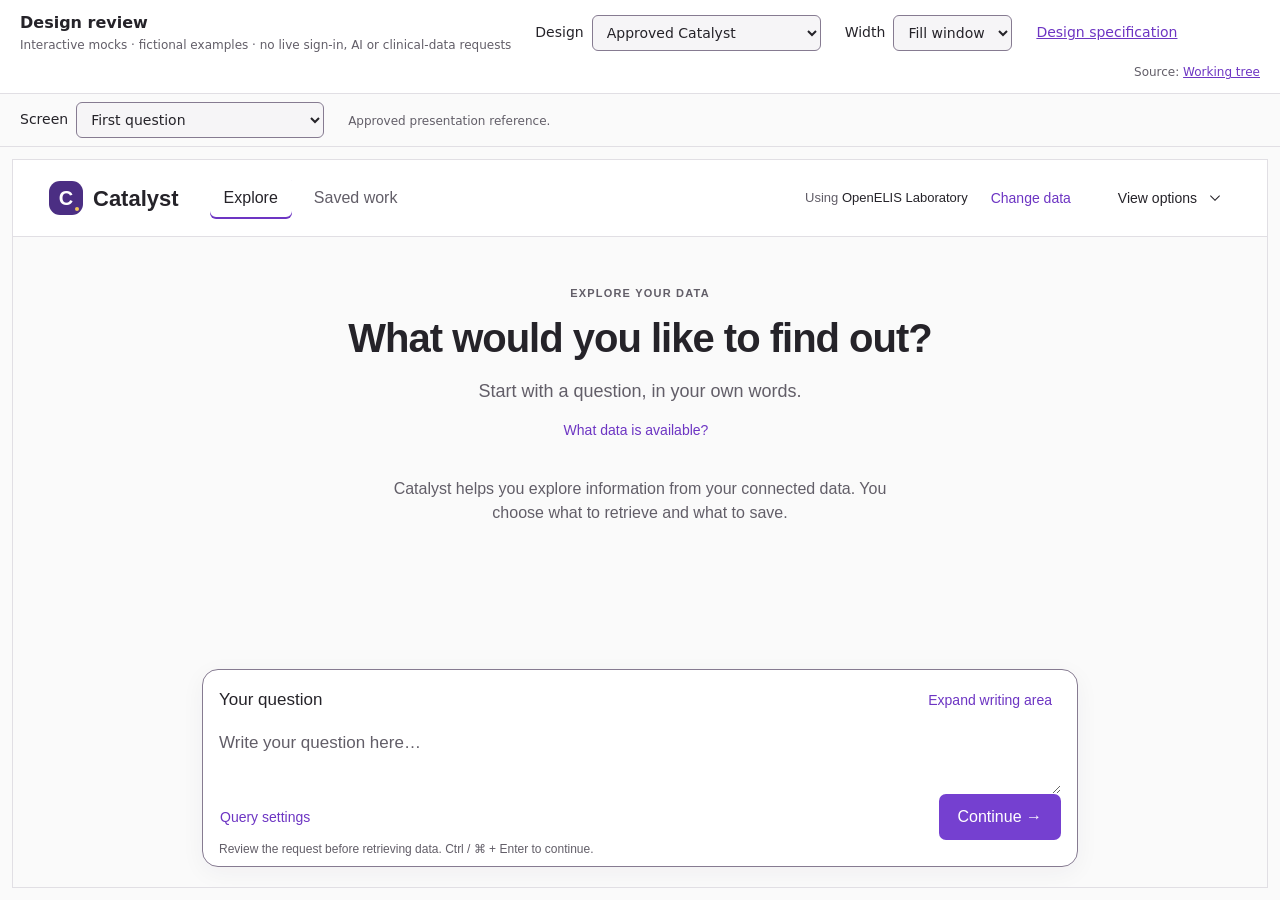
<file: docs/specs/openelis-reporting-integration/index.html>
<!doctype html>
<html lang="en">
<head>
  <meta charset="utf-8"><meta name="viewport" content="width=device-width, initial-scale=1">
  <title>Catalyst and OpenELIS · design review</title>
  <script src="../staff-workbench-ux/appearance.js"></script>
  <link rel="stylesheet" href="../staff-workbench-ux/appearance.css">
  <style>
    * { box-sizing: border-box; }
    body { margin: 0; height: 100dvh; display: flex; flex-direction: column; background: var(--background); color: var(--text); font: 14px/1.4 system-ui, sans-serif; }
    header { padding: 12px 20px; background: var(--layer); border-bottom: 1px solid var(--border); display: flex; flex-wrap: wrap; align-items: center; gap: 10px 24px; }
    h1 { font-size: 16px; margin: 0; } p { margin: 3px 0 0; font-size: 12px; color: var(--muted); }
    label { display: flex; gap: 8px; align-items: center; }
    select, button, a { font: inherit; min-height: 36px; }
    select, button { background: var(--field); color: var(--text); border: 1px solid var(--control-border); border-radius: 6px; padding: 7px 10px; }
    a { color: var(--action-text); padding: 8px 0; }
    nav { display: flex; flex-wrap: wrap; gap: 8px; }
    button { cursor: pointer; }
    button[aria-current] { box-shadow: inset 0 -2px var(--accent); font-weight: 600; background: var(--layer); }
    select:focus-visible, button:focus-visible, a:focus-visible { outline: 2px solid var(--focus); outline-offset: 3px; }
    .subhead { padding: 8px 20px; display: flex; align-items: center; flex-wrap: wrap; gap: 12px 24px; border-bottom: 1px solid var(--border); }
    main { flex: 1; min-height: 0; padding: 12px; overflow: auto; }
    iframe { display: block; width: 100%; height: 100%; min-height: 560px; margin: auto; border: 1px solid var(--border); background: var(--layer); }
    [hidden] { display: none !important; }
    .revision { margin-left: auto; font-size: 12px; color: var(--muted); }
    @media(max-width: 640px) { header, .subhead { padding: 10px 12px; gap: 8px 12px; } main { padding: 0; } select { max-width: 200px; } .revision { margin-left: 0; } h1 { font-size: 15px; } }
  </style>
</head>
<body>
  <header>
    <div><h1>Design review</h1><p>Interactive mocks · fictional examples · no live sign-in, AI or clinical-data requests</p></div>
    <label>Design <select id="design"><option value="approved">Approved Catalyst</option><option value="integration">OpenELIS integration draft</option></select></label>
    <label>Width <select id="width"><option value="100%">Fill window</option><option value="1280px">1280 px</option><option value="640px">640 px</option><option value="390px">390 px</option><option value="320px">320 px</option></select></label>
    <a id="spec-link" href="../staff-workbench-ux/spec.md">Design specification</a>
    <span class="revision">Source: <a id="source-revision" href="spec.md">Working tree</a></span>
  </header>
  <div class="subhead">
    <label id="approved-controls">Screen <select id="screen">
      <option value="empty">First question</option><option value="results">Results</option><option value="ready">Query ready</option><option value="limited">Limited results</option>
      <option value="error">Database error</option><option value="clarify">Clarification</option><option value="unsupported">Unable to answer</option><option value="datasets">Saved queries and SQL reuse</option>
      <option value="widgets">Charts and tables</option><option value="dashboards">Dashboards</option><option value="imported">Dashboard imported</option><option value="import-failed">Dashboard import failed</option>
    </select></label>
    <nav id="integration-controls" aria-label="Review surfaces" hidden>
      <button data-view="catalyst" aria-current="page">Catalyst pathways</button><button id="try-csv">Try CSV import</button><button data-view="parity">Record comparison</button><a href="https://digi-uw.github.io/openelis-work/#/reports/custom-data-export" target="_blank" rel="noopener">OpenELIS reporting mock ↗</a>
    </nav>
    <p id="context-note">Approved presentation reference.</p>
  </div>
  <main>
    <iframe id="approved" title="Approved Catalyst mock" src="../staff-workbench-ux/mock.html?state=empty"></iframe>
    <iframe id="catalyst" title="Catalyst integration draft" src="app.html?app=catalyst" hidden></iframe>
    <iframe id="parity" title="Parity review examples" src="app.html?app=parity" hidden></iframe>
  </main>
  <script src="review.js" data-approved-spec="../staff-workbench-ux/spec.md" data-integration-spec="spec.md"></script>
</body>
</html>
</file>
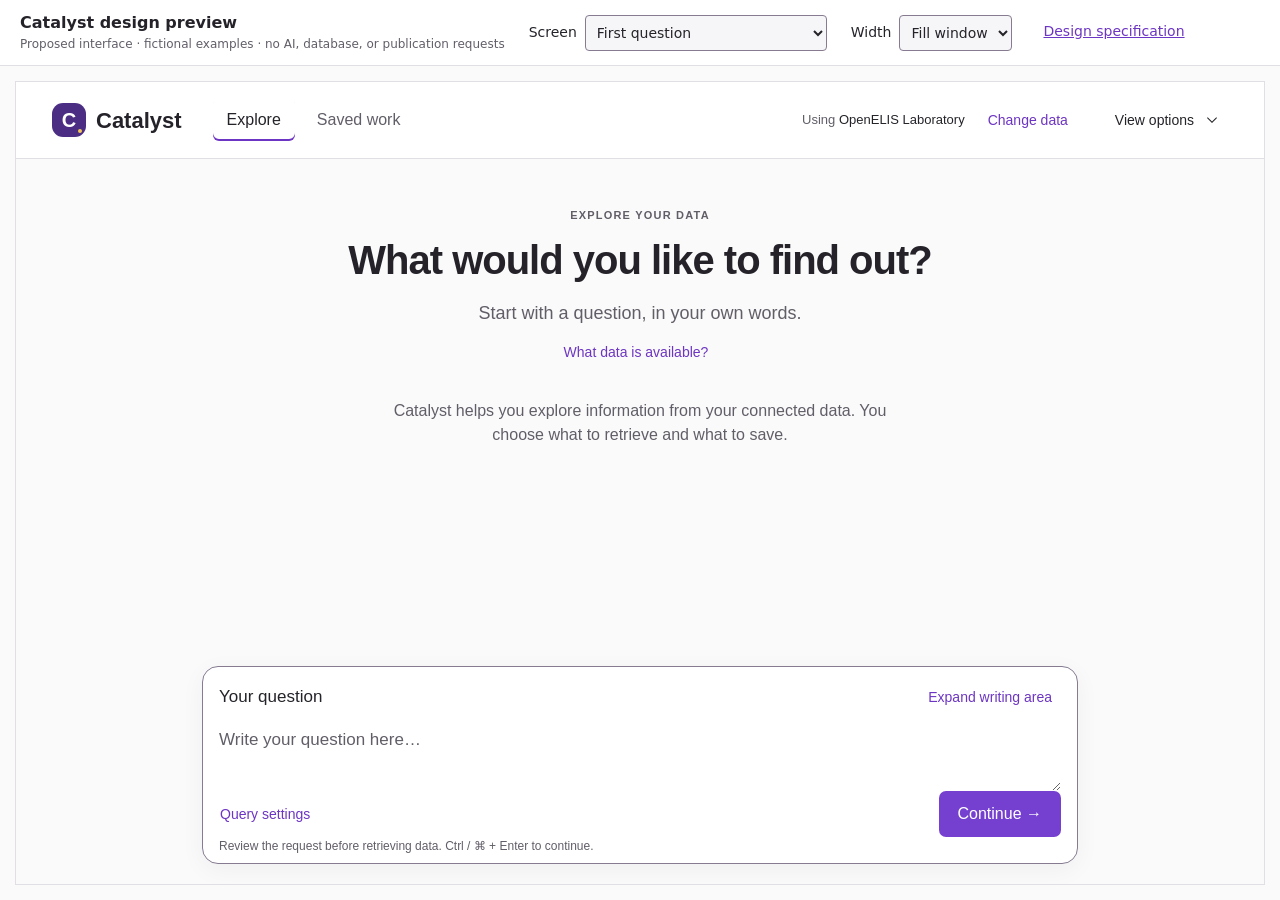
<file: docs/specs/staff-workbench-ux/index.html>
<!doctype html>
<html lang="en">
<head>
  <meta charset="utf-8">
  <meta name="viewport" content="width=device-width, initial-scale=1">
  <script src="appearance.js?v=3"></script>
  <link rel="stylesheet" href="appearance.css?v=4">
  <title>Catalyst · UX design preview</title>
  <style>
    * { box-sizing: border-box; }
    body { margin: 0; height: 100dvh; display: grid; grid-template-rows: auto minmax(0, 1fr); background: var(--background); color: var(--text); font: 14px/1.4 system-ui, sans-serif; }
    header { padding: 12px 20px; display: flex; flex-wrap: wrap; align-items: center; gap: 12px 24px; background: var(--layer); border-bottom: 1px solid var(--border); }
    h1 { font-size: 16px; margin: 0; }
    p { margin: 2px 0 0; color: var(--muted); font-size: 12px; }
    label { display: flex; align-items: center; gap: 8px; }
    select, a { min-height: 36px; padding: 7px; font: inherit; }
    a { color: var(--action-text); }
    select { background: var(--field); color: var(--text); border: 1px solid var(--control-border); border-radius: 4px; }
    select:focus-visible, a:focus-visible { outline: 2px solid var(--focus); outline-offset: 2px; }
    main { padding: 16px; overflow: auto; }
    iframe { display: block; margin: auto; width: 100%; height: 100%; min-height: 540px; border: 0; outline: 1px solid var(--border); background: var(--layer); }
  </style>
</head>
<body>
  <header>
    <div><h1>Catalyst design preview</h1><p>Proposed interface · fictional examples · no AI, database, or publication requests</p></div>
    <label>Screen <select id="screen">
      <option value="empty">First question</option><option value="results">Results</option>
      <option value="multi-turn">Conversation summaries</option><option value="query-details">Query evidence</option><option value="advanced">Advanced preview</option>
      <option value="preparing">Preparing</option><option value="cancelled">Stopped</option><option value="prepare-error">Preparation failed</option><option value="empty-result">No rows</option><option value="stale">Earlier result</option>
      <option value="ready">Query ready</option><option value="limited">Limited results</option>
      <option value="error">Database error</option><option value="clarify">Clarification</option>
      <option value="unsupported">Unable to answer</option><option value="datasets">Saved queries and SQL reuse</option>
      <option value="widgets">Charts and tables</option><option value="dashboards">Dashboards</option>
      <option value="imported">Dashboard imported</option><option value="import-failed">Dashboard import failed</option>
    </select></label>
    <label>Width <select id="width"><option value="100%">Fill window</option><option value="1280px">1280 px</option><option value="640px">640 px</option><option value="390px">390 px</option><option value="320px">320 px</option></select></label>
    <a href="spec.md">Design specification</a>
  </header>
  <main><iframe id="preview" title="Catalyst interactive design mock" src="mock.html?state=empty"></iframe></main>
  <script>
    const preview = document.querySelector('#preview');
    document.querySelector('#screen').addEventListener('change', event => {
      preview.src = `mock.html?state=${encodeURIComponent(event.target.value)}`;
    });
    document.querySelector('#width').addEventListener('change', event => {
      preview.style.width = event.target.value;
    });
  </script>
</body>
</html>
</file>
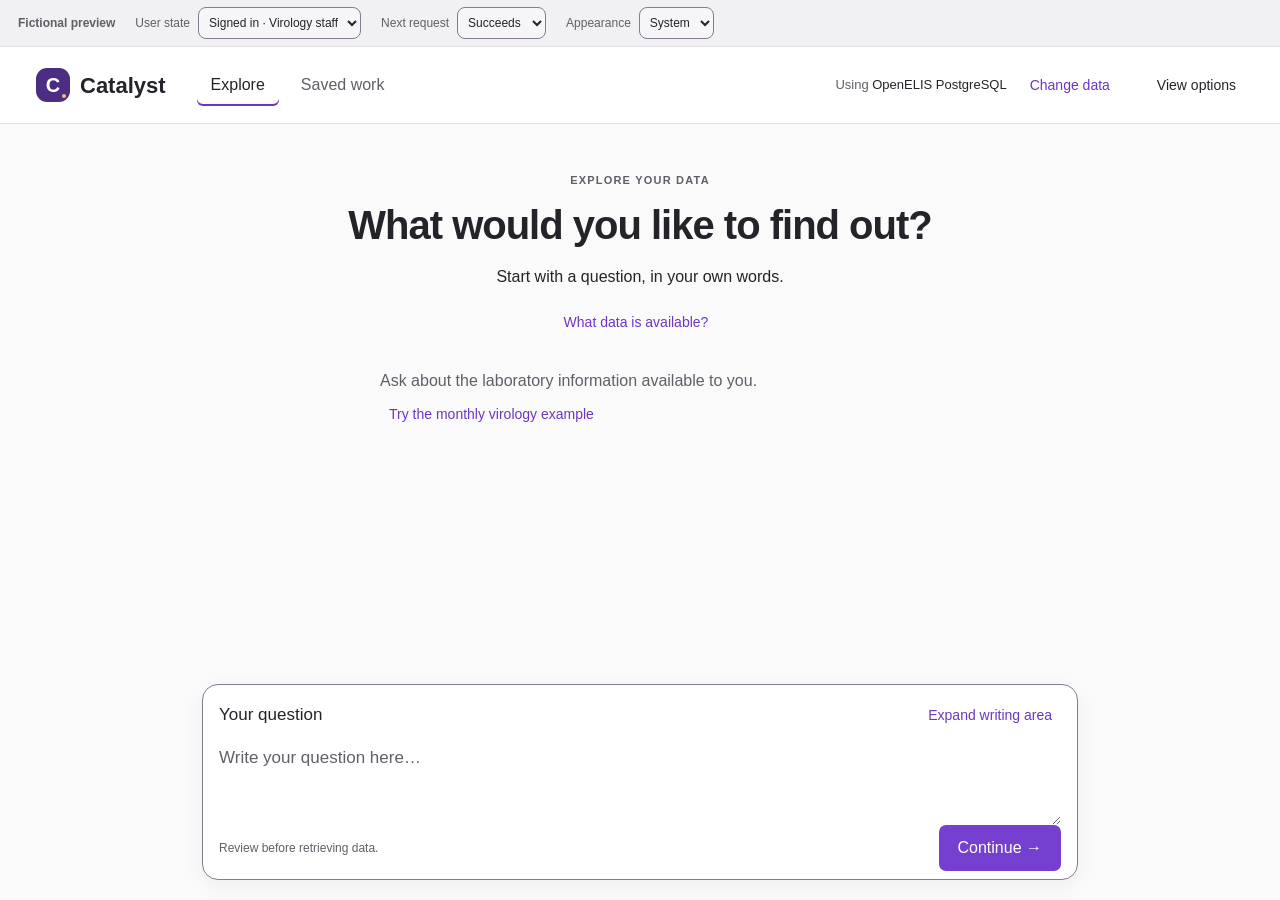
<file: docs/specs/openelis-reporting-integration/app.html>
<!doctype html>
<html lang="en">
<head>
  <meta charset="utf-8"><meta name="viewport" content="width=device-width, initial-scale=1">
  <title>Catalyst OpenELIS source · interactive draft</title>
  <script src="../staff-workbench-ux/appearance.js"></script>
  <link rel="stylesheet" href="../staff-workbench-ux/appearance.css">
  <link rel="stylesheet" href="../staff-workbench-ux/mock.css">
  <link rel="stylesheet" href="integration.css">
</head>
<body>
  <a class="skip" href="#main">Skip to content</a>
  <aside class="preview-controls" aria-label="Preview controls">
    <span>Fictional preview</span>
    <label>User state <select id="user-state"><option value="signed-in">Signed in · Virology staff</option><option value="restricted">No reporting access</option><option value="signed-out">Sign-in required</option></select></label>
    <label id="outcome-label">Next request <select id="outcome"><option value="success">Succeeds</option><option value="failure">Fails once</option></select></label>
    <label>Appearance <select data-appearance-choice><option value="system">System</option><option value="light">Light</option><option value="dark">Dark</option></select></label>
  </aside>
  <div id="product"></div>
  <script type="module" src="app.mjs"></script>
</body>
</html>
</file>
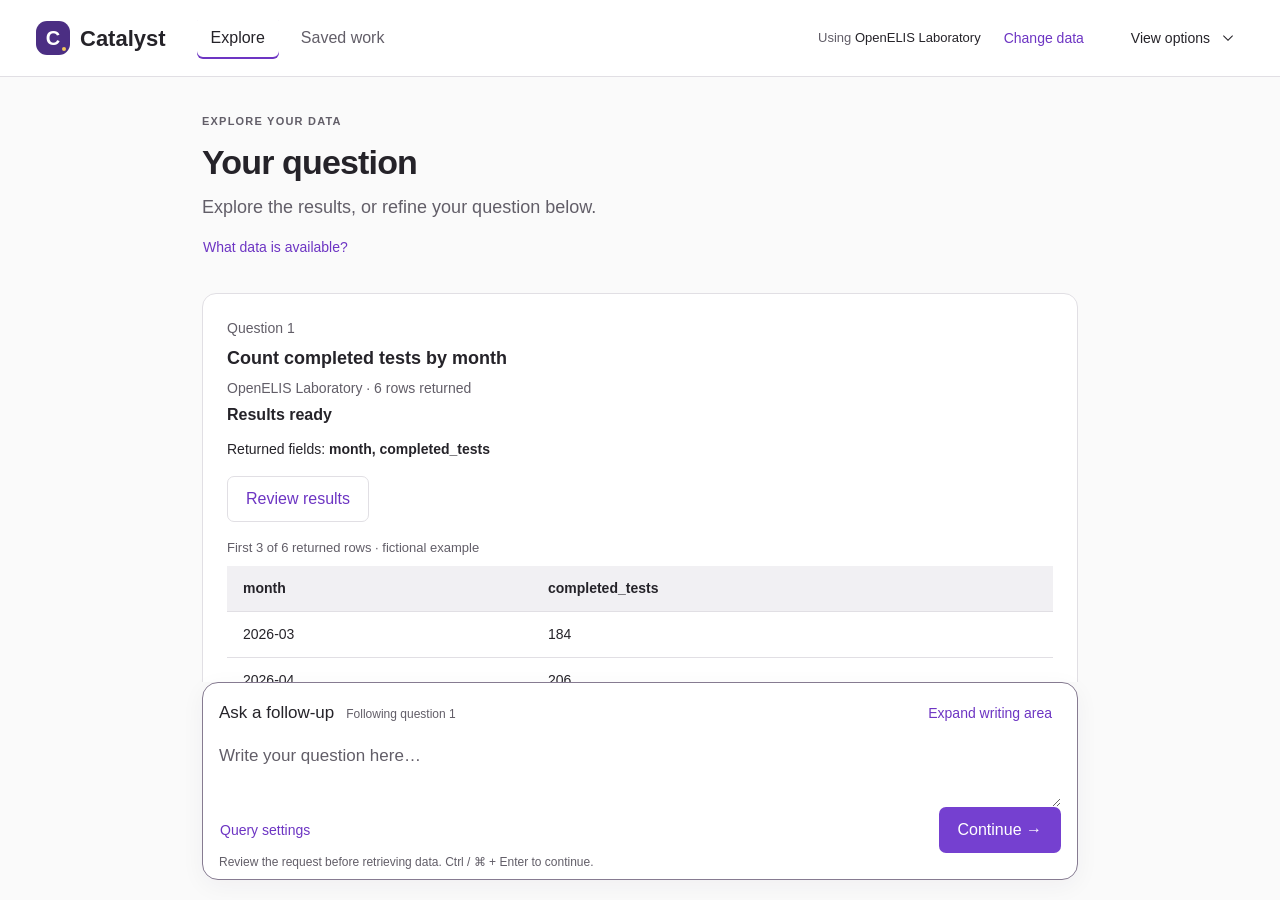
<file: docs/specs/staff-workbench-ux/mock.html>
<!doctype html>
<html lang="en">
<head>
  <meta charset="utf-8">
  <meta name="viewport" content="width=device-width, initial-scale=1">
  <script src="appearance.js?v=3"></script>
  <link rel="stylesheet" href="appearance.css?v=4">
  <title>Catalyst · Explore your data</title>
  <link rel="stylesheet" href="mock.css?v=7">
</head>
<body>
  <a class="skip" href="#main">Skip to content</a>
  <header class="app-header">
    <a class="brand" href="?state=empty"><span class="brand-mark" aria-hidden="true">C</span> Catalyst</a>
    <nav aria-label="Main navigation">
      <button class="nav-button" data-section="workbench" aria-current="page">Explore</button>
      <button class="nav-button" data-section="datasets" id="saved-nav">Saved work</button>
    </nav>
    <div class="source-context"><span>Using <strong id="rail-source">OpenELIS Laboratory</strong></span><button class="text-button" data-dialog="source">Change data</button></div>
    <details class="view-options" id="view-options"><summary>View options<span id="mode-indicator" hidden> · Advanced</span></summary><div class="view-options-body">
      <label class="appearance-control">Appearance <select data-appearance-choice><option value="system">System</option><option value="light">Light</option><option value="dark">Dark</option></select></label>
      <div class="mode-control"><label for="advanced-toggle">Advanced mode</label><div class="mode-switch"><input type="checkbox" role="switch" id="advanced-toggle" aria-describedby="mode-help"><span id="mode-state" aria-hidden="true">Off</span></div></div>
      <p id="mode-help">Keep SQL, model settings, data names, and technical details visible across your workspace.</p>
    </div></details>
  </header>
  <main id="main" tabindex="-1">
    <header class="page-header"><div><p class="eyebrow" id="eyebrow">EXPLORE YOUR DATA</p><h1 id="page-title">What would you like to find out?</h1><p id="page-description">Start with a question, in your own words.</p></div><div class="page-tools"><button class="text-button" data-browse aria-expanded="false" aria-controls="data-browser">What data is available?</button></div></header>
    <section id="advanced-tools" class="advanced-tools" aria-label="Advanced mode" hidden><p>AI profile: <strong id="profile-summary">Gemma + Qwen</strong></p><button class="text-button" data-dialog="ai">Query settings</button><p class="small muted">Advanced mode is on across your workspace. Your question, query and results stay the same.</p></section>
    <nav id="library-nav" class="library-nav" aria-label="Saved work" hidden><button data-section="datasets">Saved queries</button><button data-section="widgets">Charts and tables</button><button data-section="dashboards">Dashboards</button></nav>
    <section id="content" aria-label="Workspace"></section>
  </main>
  <section id="composer" class="composer" aria-label="Question composer">
    <div class="composer-heading"><div class="composer-label"><label for="question" id="question-label">Your question</label><span class="context" id="question-context"></span></div><button id="expand" class="text-button" type="button" aria-expanded="false" aria-controls="question">Expand writing area</button></div>
    <form id="question-form">
      <textarea id="question" rows="2" aria-describedby="question-context question-help" placeholder="Write your question here…"></textarea>
      <div class="composer-actions"><button class="text-button" type="button" data-dialog="ai">Query settings</button><button id="prepare" type="submit">Continue <span aria-hidden="true">→</span></button></div>
      <p id="question-help">Review the request before retrieving data. Ctrl / ⌘ + Enter to continue.</p>
      <p id="composer-error" class="error-text" role="alert" hidden>Enter a question first.</p>
    </form>
  </section>
  <aside id="data-browser" class="data-browser" aria-labelledby="data-title" hidden>
    <div class="data-browser-heading"><h2 id="data-title">Available data</h2><button class="text-button" id="close-data" aria-label="Close available data">Close</button></div>
    <p class="data-source" id="data-source"></p>
    <p>See what you can ask about. Open an item to explore its fields, and keep writing your question below.</p>
    <button class="text-button" id="return-to-question">Back to your question ↓</button>
    <label for="search-data">Find data or a field</label>
    <input id="search-data" type="search" placeholder="Search names or descriptions" aria-controls="data-list" autocomplete="off">
    <p id="data-count" class="data-count" role="status"></p>
    <ul id="data-list" class="data-list"></ul>
    <div id="data-no-matches" hidden><p>No data matches your search. Try another term or view all data.</p><button class="text-button" id="clear-data-search">Clear search</button></div>
    <p class="data-footnote">Design example: three fictional tables and descriptions. The product includes every readable table, view, and field from the selected source. This shows the data structure, not patient records.</p>
  </aside>
  <dialog id="panel" aria-labelledby="panel-title"><div class="panel-header"><h2 id="panel-title"></h2><button class="text-button" id="close-panel" aria-label="Close panel">Close</button></div><div id="panel-body"></div><div id="panel-footer"></div></dialog>
  <div id="notice" class="notice" role="status" hidden></div>
  <script src="mock.js?v=4"></script>
</body>
</html>
</file>
<file: docs/specs/staff-workbench-ux/appearance.css>
/* OpenClinAI purple accents on neutral surfaces; gold is a small brand detail. */
:root {
  color-scheme: light;
  --background: #fafafa;
  --layer: #ffffff;
  --text: #252329;
  --muted: #625e68;
  --border: #e1dfe4;
  --control-border: #867b91;
  --accent: #6d35c3;
  --action-text: #6d35c3;
  --primary: #7540d0;
  --primary-hover: #6330b7;
  --accent-hover: #5923ac;
  --on-accent: #ffffff;
  --brand: #4b2e83;
  --gold: #f2c75c;
  --focus: #7540d0;
  --hover-surface: #eee9f6;
  --selected-surface: #f0edf6;
  --field: #f6f5f7;
  --raised: #f1f0f3;
  --disabled-text: #62566f;
  --info-surface: #f0edf7;
  --info-border: #796499;
  --warning-surface: #fff8e1;
  --warning-border: #9c7600;
  --warning-text: #614b11;
  --error-surface: #fff1f1;
  --error-border: #c5283d;
  --error-text: #8d1b31;
  --success-surface: #e5f1e9;
  --success-border: #287248;
  --success-text: #164b36;
  --scrim: #160e2a66;
  --shadow: #24133f0c;
}
:root[data-color-mode="dark"] {
  color-scheme: dark;
  --background: #19191c;
  --layer: #222225;
  --text: #eeeef0;
  --muted: #b8b5bf;
  --border: #414047;
  --control-border: #85818e;
  --accent: #bb99ff;
  --action-text: #eeeef0;
  --primary: #8b4cf0;
  --primary-hover: #8040e1;
  --accent-hover: #d1baff;
  --on-accent: #ffffff;
  --focus: #bb99ff;
  --hover-surface: #302c37;
  --selected-surface: #302c37;
  --field: #29282d;
  --raised: #303035;
  --disabled-text: #b8b5bf;
  --info-surface: #2c2932;
  --info-border: #ad97c8;
  --warning-surface: #352b17;
  --warning-border: #d4b24f;
  --warning-text: #f4d980;
  --error-surface: #3c202a;
  --error-border: #ef8b9d;
  --error-text: #ffb5c0;
  --success-surface: #193326;
  --success-border: #73b991;
  --success-text: #b5e7c9;
  --scrim: #09090bb3;
  --shadow: #00000033;
}
</file>
<file: docs/specs/staff-workbench-ux/mock.css>
:root {
  font-family: "IBM Plex Sans", -apple-system, BlinkMacSystemFont, "Segoe UI", sans-serif;
  font-size: 16px; line-height: 1.5;
}
* { box-sizing: border-box; }
body { margin: 0; background: var(--background); color: var(--text); height: 100dvh; display: grid; grid-template-rows: auto minmax(0, 1fr) auto; }
button, input, select, textarea { font: inherit; }
button { min-height: 44px; border: 1px solid transparent; border-radius: 7px; padding: 10px 18px; background: var(--primary); color: var(--on-accent); cursor: pointer; text-align: left; }
button:hover { background: var(--primary-hover); }
button:disabled { cursor: not-allowed; background: var(--border); color: var(--disabled-text); }
button:focus-visible, a:focus-visible, summary:focus-visible, input:focus-visible, select:focus-visible, textarea:focus-visible { outline: 2px solid var(--focus); outline-offset: 3px; }
.secondary { background: var(--layer); color: var(--action-text); border-color: var(--border); }
.secondary:hover, .text-button:hover, .nav-button:hover { background: var(--hover-surface); }
.text-button { background: transparent; color: var(--action-text); padding: 8px; font-size: 14px; }
h1, h2, h3, p { margin-top: 0; }
h1 { font-size: 34px; line-height: 1.2; font-weight: 550; letter-spacing: -.025em; margin-bottom: 12px; }
h2 { font-size: 23px; line-height: 1.3; font-weight: 550; margin-bottom: 12px; }
h3 { font-size: 16px; font-weight: 600; }
p { margin-bottom: 12px; }
.skip { color: var(--text); position: fixed; top: -80px; z-index: 20; background: var(--layer); padding: 12px; }
.skip:focus { top: 0; }
.app-header { display: flex; flex-wrap: wrap; align-items: center; gap: 16px 30px; padding: 16px 36px; border-bottom: 1px solid var(--border); background: var(--layer); }
.brand { display: flex; align-items: center; gap: 10px; font-size: 22px; font-weight: 650; color: var(--text); text-decoration: none; }
.brand-mark { display: grid; place-items: center; background: var(--brand); color: #ffffff; position: relative; width: 34px; height: 34px; border-radius: 11px; font-size: 20px; }
.app-header nav { display: flex; gap: 6px; }
.nav-button { background: transparent; color: var(--muted); padding: 8px 14px; }
.nav-button:hover { background: var(--raised); }
.nav-button[aria-current] { background: transparent; color: var(--text); box-shadow: inset 0 -2px var(--accent); }
.source-context { display: flex; align-items: center; gap: 14px; margin-left: auto; color: var(--muted); font-size: 13px; }
.appearance-control { display: flex; align-items: center; gap: 8px; font-size: 12px; font-weight: 400; color: var(--muted); margin: 0; }
.appearance-control select { width: auto; min-height: 40px; padding: 6px 28px 6px 8px; margin: 0; font-size: 13px; }
input::placeholder, textarea::placeholder { color: var(--muted); opacity: 1; }
.source-context strong { font-weight: 500; color: var(--text); }
main { width: 100%; max-width: 940px; margin: 0 auto; min-height: 0; overflow: auto; padding: 36px 32px 28px; }
.page-header { margin-bottom: 24px; }
.page-header p:last-child { color: var(--muted); margin-bottom: 4px; font-size: 18px; }
.page-tools { display: flex; flex-wrap: wrap; gap: 8px 20px; }
.page-tools button { padding-left: 0; }
body[data-state="empty"] .page-tools { justify-content: center; }
.advanced-tools { padding: 12px 16px; border: 1px solid var(--border); border-radius: 8px; margin-bottom: 18px; }
.advanced-tools p { display: inline; font-size: 14px; }
.advanced-tools .muted { display: block; margin: 4px 0 0; }
.eyebrow { color: var(--muted); font-size: 11px; letter-spacing: .11em; margin-bottom: 12px; font-weight: 550; }
body[data-state="empty"] .page-header { padding-top: 12px; text-align: center; }
body[data-state="empty"] .page-header h1 { max-width: 600px; margin: 0 auto 16px; font-size: 40px; }
body[data-state="empty"] #content { text-align: center; }
.intro { color: var(--muted); max-width: 520px; margin: auto; }
.intro p { margin: 0; }
.question-bubble { padding: 0 0 18px; }
.question-bubble p { font-size: 18px; margin: 0; }
.question-bubble small { display: block; color: var(--muted); font-size: 12px; margin-bottom: 4px; }
.card { background: var(--layer); border: 1px solid var(--border); border-radius: 14px; padding: 24px 28px; margin-bottom: 16px; }
.card-header { display: flex; justify-content: space-between; align-items: flex-start; gap: 16px; }
.card-header h2 { margin-bottom: 4px; }
.muted { color: var(--muted); }
.small { font-size: 14px; }
.tag { display: inline-block; background: var(--raised); color: var(--muted); padding: 3px 10px; font-size: 12px; border-radius: 12px; white-space: nowrap; }
.callout { padding: 12px 16px; background: var(--info-surface); border-left: 3px solid var(--info-border); margin-bottom: 16px; }
.callout.warning { background: var(--warning-surface); border-left-color: var(--warning-border); color: var(--warning-text); }
.callout.error { background: var(--error-surface); border-left-color: var(--error-border); color: var(--error-text); }
.callout p:last-child { margin-bottom: 0; }
.actions { display: flex; gap: 10px; flex-wrap: wrap; margin-top: 16px; }
.facts { display: flex; gap: 24px; flex-wrap: wrap; margin: 16px 0; font-size: 14px; }
.facts span { display: block; color: var(--muted); font-size: 12px; }
details { border-top: 1px solid var(--border); margin-top: 16px; padding-top: 4px; }
summary { color: var(--action-text); cursor: pointer; padding: 12px 0; min-height: 44px; font-size: 14px; }
textarea, input, select { width: 100%; color: var(--text); background: var(--field); border: 1px solid var(--control-border); border-radius: 6px; padding: 12px; }
label { display: block; font-weight: 500; margin-bottom: 8px; }
input, select { margin-bottom: 16px; }
textarea.sql, pre, code { font-family: "IBM Plex Mono", ui-monospace, monospace; font-size: 13px; }
textarea.sql { min-height: 150px; resize: vertical; line-height: 1.5; }
pre { background: var(--field); padding: 16px; overflow: auto; }
.table-scroll { max-width: 100%; overflow-x: auto; }
table { width: 100%; border-collapse: collapse; font-size: 14px; text-align: left; }
caption { text-align: left; padding-bottom: 8px; color: var(--muted); }
th { background: var(--raised); font-weight: 600; }
td, th { padding: 12px 16px; border-bottom: 1px solid var(--border); }
.composer { width: calc(100% - 48px); max-width: 876px; margin: 0 auto 20px; padding: 8px 16px; background: var(--layer); border: 1px solid var(--control-border); border-radius: 16px; box-shadow: 0 6px 24px var(--shadow); max-height: 65dvh; overflow-y: auto; }
.composer-heading { display: flex; align-items: center; justify-content: space-between; gap: 16px; }
.composer-heading label { margin: 0; font-size: 17px; }
.context, #question-help { font-size: 12px; color: var(--muted); margin: 0 0 8px; }
.context:empty { display: none; }
#question { display: block; height: 72px; min-height: 72px; max-height: min(40dvh, 360px); resize: vertical; line-height: 1.5; border: 0; background: var(--layer); padding: 8px 0; font-size: 17px; }
.composer-actions { display: flex; justify-content: space-between; gap: 12px; align-items: center; padding: 0; }
.composer-actions .text-button { padding-left: 0; }
#question-help { margin-bottom: 0; }
#prepare { margin-left: auto; }
.error-text { margin: 8px 0 0; color: var(--error-text); font-size: 14px; }
dialog { position: fixed; margin: 0 0 0 auto; inset: 0 0 0 auto; max-height: 100dvh; height: 100dvh; width: min(720px, 100%); max-width: 100%; border: 0; padding: 0; color: var(--text); background: var(--layer); }
dialog[open] { display: flex; flex-direction: column; }
dialog::backdrop { background: var(--scrim); }
.panel-header { display: flex; justify-content: space-between; align-items: center; gap: 16px; padding: 20px 24px; border-bottom: 1px solid var(--border); }
.panel-header h2 { margin: 0; }
#panel-body { padding: 24px; overflow: auto; flex: 1; }
#panel-footer { display: flex; flex-wrap: wrap; gap: 8px; padding: 16px 24px; border-top: 1px solid var(--border); background: var(--field); }
#panel-footer:empty { display: none; }
.library-nav { display: flex; gap: 8px; overflow: auto; margin-bottom: 20px; }
.library-nav button { background: transparent; color: var(--muted); white-space: nowrap; font-size: 14px; }
.library-nav button[aria-current] { background: var(--raised); color: var(--text); box-shadow: inset 0 -2px var(--accent); }
.data-list { padding: 0; list-style: none; }
.data-list li { padding: 12px 0; border-bottom: 1px solid var(--border); }
.data-list code { display: block; overflow-wrap: anywhere; }
.data-list p { font-size: 14px; margin: 4px 0 0; }
.empty { padding: 32px 24px; }
.empty p { max-width: 60ch; }
.notice { position: fixed; z-index: 5; top: 16px; right: 16px; max-width: min(420px,calc(100% - 32px)); padding: 16px; background: var(--success-surface); color: var(--success-text); border-left: 4px solid var(--success-border); box-shadow: 0 2px 16px var(--shadow); }
[hidden] { display: none !important; }
@media (max-width: 760px) {
  .app-header { padding: 10px 16px; gap: 8px 18px; }
  .brand { font-size: 19px; }
  .app-header nav { margin-left: auto; }
  .nav-button { padding: 7px 9px; font-size: 14px; }
  .appearance-control { margin-left: auto; }
  .source-context { width: 100%; margin: 0; justify-content: space-between; font-size: 12px; gap: 4px; }
  .source-context button { min-height: 36px; padding: 4px; font-size: 12px; }
  main { padding: 20px 16px; }
  h1, body[data-state="empty"] .page-header h1 { font-size: 28px; }
  .page-header p:last-child { font-size: 16px; }
  .card { padding: 18px; }
  .card-header { flex-wrap: wrap; }
  .composer { width: calc(100% - 24px); margin-bottom: 12px; padding: 10px 14px; max-height: 60dvh; }
  .composer-heading { gap: 4px; }
  .composer-heading button { font-size: 12px; padding: 6px; }
  #question { max-height: min(24dvh, 180px); }
  .panel-header, #panel-body, #panel-footer { padding: 16px; }
  td, th { padding: 10px 12px; }
}

/* Data reference stays alongside the draft; only short review tasks use a modal. */
.brand-mark::after { content: ""; position: absolute; width: 4px; height: 4px; border-radius: 50%; background: var(--gold); right: 4px; bottom: 4px; }
.app-header { grid-area: header; }
main { grid-area: workspace; min-width: 0; }
.composer { grid-area: composer; min-width: 0; }
body { grid-template-areas: "header" "workspace" "composer"; }
body.data-open { grid-template-columns: minmax(0, 1fr) 360px; grid-template-areas: "header header" "workspace data" "composer data"; }
.data-browser { grid-area: data; min-height: 0; overflow: auto; padding: 24px; border-left: 1px solid var(--border); background: var(--layer); }
.data-browser h2 { font-size: 21px; margin: 0; }
.data-browser-heading { display: flex; align-items: center; justify-content: space-between; gap: 8px; margin-bottom: 12px; }
.data-browser p { font-size: 14px; }
.data-browser .data-source { color: var(--muted); font-size: 12px; }
.data-browser label { font-size: 14px; }
.data-browser input { margin-bottom: 8px; }
.data-browser .data-count { color: var(--muted); font-size: 12px; margin: 0; }
.data-browser .data-list { margin: 12px 0; }
.data-browser .data-list li { padding: 0; border: 0; }
.data-browser details { margin-top: 0; padding: 0; }
.data-browser summary { color: var(--text); font-size: 16px; padding: 16px 0; }
.data-browser summary span { display: inline-block; max-width: calc(100% - 24px); vertical-align: top; }
.data-browser summary small { display: block; font-size: 13px; font-weight: 400; color: var(--muted); margin-top: 4px; }
.data-browser code { font-size: 12px; color: var(--muted); overflow-wrap: anywhere; }
.data-browser dl { margin: 12px 0 20px; }
.data-browser dt { font-size: 14px; margin-top: 12px; }
.data-browser dd { margin: 0; }
.data-browser dd code { display: inline; }
.data-browser .data-footnote { border-top: 1px solid var(--border); padding-top: 12px; color: var(--muted); font-size: 12px; }
body.data-open main { padding-left: 24px; padding-right: 24px; }
@media (max-width: 960px) {
  body.data-open { grid-template-columns: minmax(0, 1fr); grid-template-areas: "header" "data" "composer"; }
  body.data-open main { display: none; }
  .data-browser { border: 0; padding: 20px 24px; }
  .data-browser-heading { margin-bottom: 4px; }
}

.view-options { position: relative; border: 0; margin: 0; padding: 0; }
.view-options > summary { color: var(--muted); padding: 8px; white-space: nowrap; }
.view-options-body { position: absolute; z-index: 8; right: 0; top: 100%; width: 280px; padding: 20px; border: 1px solid var(--control-border); border-radius: 10px; background: var(--layer); box-shadow: 0 8px 28px var(--shadow); }
.view-options .appearance-control { justify-content: space-between; margin-bottom: 20px; font-size: 14px; }
.view-options .mode-control { display: grid; gap: 8px; font-size: 14px; margin: 0; }
.mode-control label { margin: 0; }
.mode-switch { display: flex; align-items: center; gap: 8px; min-height: 44px; }
.mode-control input { appearance: none; position: relative; width: 48px; height: 24px; margin: 0; padding: 0; border: 0; border-radius: 12px; background: #777; cursor: pointer; }
.mode-control input::before { content: ""; position: absolute; width: 18px; height: 18px; left: 3px; top: 3px; border-radius: 50%; background: white; }
.mode-control input:checked { background: var(--primary); }
.mode-control input:checked::before { transform: translateX(24px); }
.view-options p { font-size: 13px; color: var(--muted); margin: 6px 0 0; }
#mode-indicator { color: var(--action-text); }
.data-browser summary .relation-name { display: none; margin-top: 6px; }
body[data-advanced="true"] .data-browser summary .relation-name { display: block; }
body:not([data-advanced="true"]) .advanced-only { display: none; }
@media (max-width: 760px) { .view-options { margin-left: auto; } }

/* Workbench remediation: the same neutral hierarchy and disclosure geometry as the app. */
.conversation-turn { background: var(--layer); border: 1px solid var(--border); border-radius: 14px; padding: 20px 24px; margin-bottom: 20px; }
.conversation-turn header h2 { font-size: 18px; font-weight: 600; line-height: 1.5; margin: 6px 0; }
.conversation-turn p { line-height: 1.5; }
.conversation-turn header p { margin: 4px 0; }
.conversation-turn pre { background: var(--field); border: 0; border-radius: 8px; color: var(--text); }
.conversation-turn .query-preview { font-size: 13px; }
.notice-warning { color: var(--text); border-left: 3px solid var(--control-border); padding-left: 12px; font-size: 14px; }
summary { display: flex; align-items: center; justify-content: space-between; gap: 10px; width: fit-content; max-width: 100%; min-height: 44px; list-style: none; padding: 10px 12px; border-radius: 8px; color: var(--text); font-weight: 500; line-height: 1.5; }
summary::marker, summary::-webkit-details-marker { display: none; content: ''; }
summary:hover { background: var(--field); }
summary > .disclosure-chevron { flex: none; transition: transform 120ms ease; }
details[open] > summary > .disclosure-chevron { transform: rotate(180deg); }
.view-options > summary { color: var(--text); }
select, input { border-radius: 8px; }
@media (max-width: 640px) { .conversation-turn { padding: 16px; } .conversation-turn header h2 { font-size: 16px; } }
@media (prefers-reduced-motion: reduce) { summary > .disclosure-chevron { transition: none; } }

.query-details-toggle[aria-expanded="true"] { background: var(--field); box-shadow: inset 0 -2px var(--focus); }

.turn-row-preview { overflow-x: auto; margin: 16px 0; }
.turn-row-preview table { font-size: 14px; }
.turn-row-preview caption { font-size: 13px; color: var(--muted); text-align: left; }

.composer-label { display: flex; flex-wrap: wrap; align-items: baseline; gap: 2px 12px; }
.composer-label .context { margin: 0; }
</file>
<file: docs/specs/openelis-reporting-integration/integration.css>
/* Only integration-specific surfaces. Catalyst presentation comes from the approved mock. */
body { display: flex; flex-direction: column; height: 100dvh; overflow: hidden; }
[hidden] { display: none !important; }
#product { display: flex; flex-direction: column; flex: 1; min-height: 0; }
.preview-controls { padding: 7px 18px; display: flex; align-items: center; flex-wrap: wrap; gap: 8px 20px; background: var(--raised); border-bottom: 1px solid var(--border); color: var(--muted); font-size: 12px; }
.preview-controls > span { font-weight: 600; }
.preview-controls label { display: flex; align-items: center; gap: 8px; margin: 0; font-weight: 400; }
.preview-controls select { width: auto; padding: 4px 6px; min-height: 32px; margin: 0; font-size: 12px; }
.app-header .user-name { color: var(--muted); font-size: 13px; }
.breadcrumbs { color: var(--muted); font-size: 13px; margin-bottom: 14px; }
.preview-message { padding: 14px 18px; border-radius: 8px; background: var(--info-surface); border-left: 3px solid var(--info-border); margin: 16px 0; font-size: 14px; }
.preview-message.error { background: var(--error-surface); border-color: var(--error-border); color: var(--error-text); }
.preview-message.success { background: var(--success-surface); border-color: var(--success-border); color: var(--success-text); }
.catalyst-body { display: flex; flex: 1; min-height: 0; }
.catalyst-center { display: flex; flex-direction: column; min-height: 0; flex: 1; min-width: 0; }
.catalyst-center main { flex: 1; width: 100%; }
.schema-browser { width: 320px; flex-shrink: 0; overflow-y: auto; padding: 24px; border-left: 1px solid var(--border); background: var(--layer); }
.schema-browser h2 { font-size: 21px; }
.schema-browser input { font-size: 14px; }
.schema-field { padding: 10px 0; border-bottom: 1px solid var(--border); font-size: 14px; }
.schema-field code { display: block; font-size: 11px; color: var(--muted); }
.composer textarea { border: 0; border-radius: 0; background: var(--layer); padding: 12px 0; font-size: 17px; }
.composer textarea:focus-visible { outline-offset: 5px; }
.inline-label { display: block; font-size: 14px; }
.source-choice { display: flex; flex-wrap: wrap; gap: 10px; margin: 16px 0; }
.centered { max-width: 560px; margin: 60px auto; text-align: center; padding: 28px; }
.centered p { color: var(--muted); }
.review-main { max-width: 1100px; }
.comparison-grid { display: grid; grid-template-columns: repeat(2, minmax(0, 1fr)); gap: 20px; }
.comparison-grid > section { min-width: 0; }
.comparison-grid h2 { font-size: 20px; }
.table-scroll { max-height: 330px; }
.table-scroll table { min-width: 660px; }
.table-scroll:focus-visible { outline: 2px solid var(--focus); }
.empty-copy { text-align: center; padding: 30px; color: var(--muted); }
.column-review { display: grid; grid-template-columns: repeat(auto-fit, minmax(170px, 1fr)); gap: 16px; margin: 20px 0; }
.column-review label { min-width: 0; overflow-wrap: anywhere; }
.file-checksum { display: block; overflow-wrap: anywhere; white-space: normal; color: var(--text); }
input[type="file"] { max-width: 100%; padding: 12px 0; }
.summary-preview { margin: 24px 0; padding: 20px; border: 1px solid var(--border); border-radius: 8px; background: var(--raised); }
.summary-preview figcaption { font-weight: 600; margin-bottom: 18px; }
.summary-row { display: grid; grid-template-columns: minmax(70px, 1fr) minmax(40px, 2fr) auto; gap: 12px; align-items: center; margin: 12px 0; font-size: 14px; }
.summary-row > span:first-child { overflow-wrap: anywhere; }
.summary-bar { height: 16px; width: var(--length); background: var(--accent); border-radius: 2px; }
.chart-controls { display: grid; grid-template-columns: repeat(2, minmax(0, 1fr)); gap: 0 16px; }
.chart-controls > div { min-width: 0; }
@media (max-width: 850px) {
  .comparison-grid { grid-template-columns: 1fr; }
  .schema-browser { width: 260px; }
}
@media (max-width: 640px) {
  .chart-controls { grid-template-columns: 1fr; }
  body { height: auto; min-height: 100dvh; overflow: auto; }
  #product, .catalyst-body, .catalyst-center { flex: none; }
  .preview-controls { gap: 8px; padding: 8px 12px; }
  .preview-controls > span { width: 100%; }
  .preview-controls label { font-size: 11px; }
  .preview-controls select { max-width: 160px; font-size: 11px; }
  .app-header { padding: 14px 18px; gap: 10px 16px; }
  .app-header .user-name { font-size: 12px; }
  .card { padding: 18px; }
  .catalyst-body { flex-direction: column; }
  .schema-browser { width: 100%; height: 220px; flex-shrink: 0; order: -1; border-left: 0; border-bottom: 1px solid var(--border); padding: 16px 22px; }
  .catalyst-center main { padding: 24px 20px; overflow: visible; }
  .catalyst-center .composer { width: calc(100% - 32px); padding: 14px 18px; margin-bottom: 12px; }
  .review-main { padding: 24px 18px; }
  .centered { margin: 20px auto; }
}
</file>
